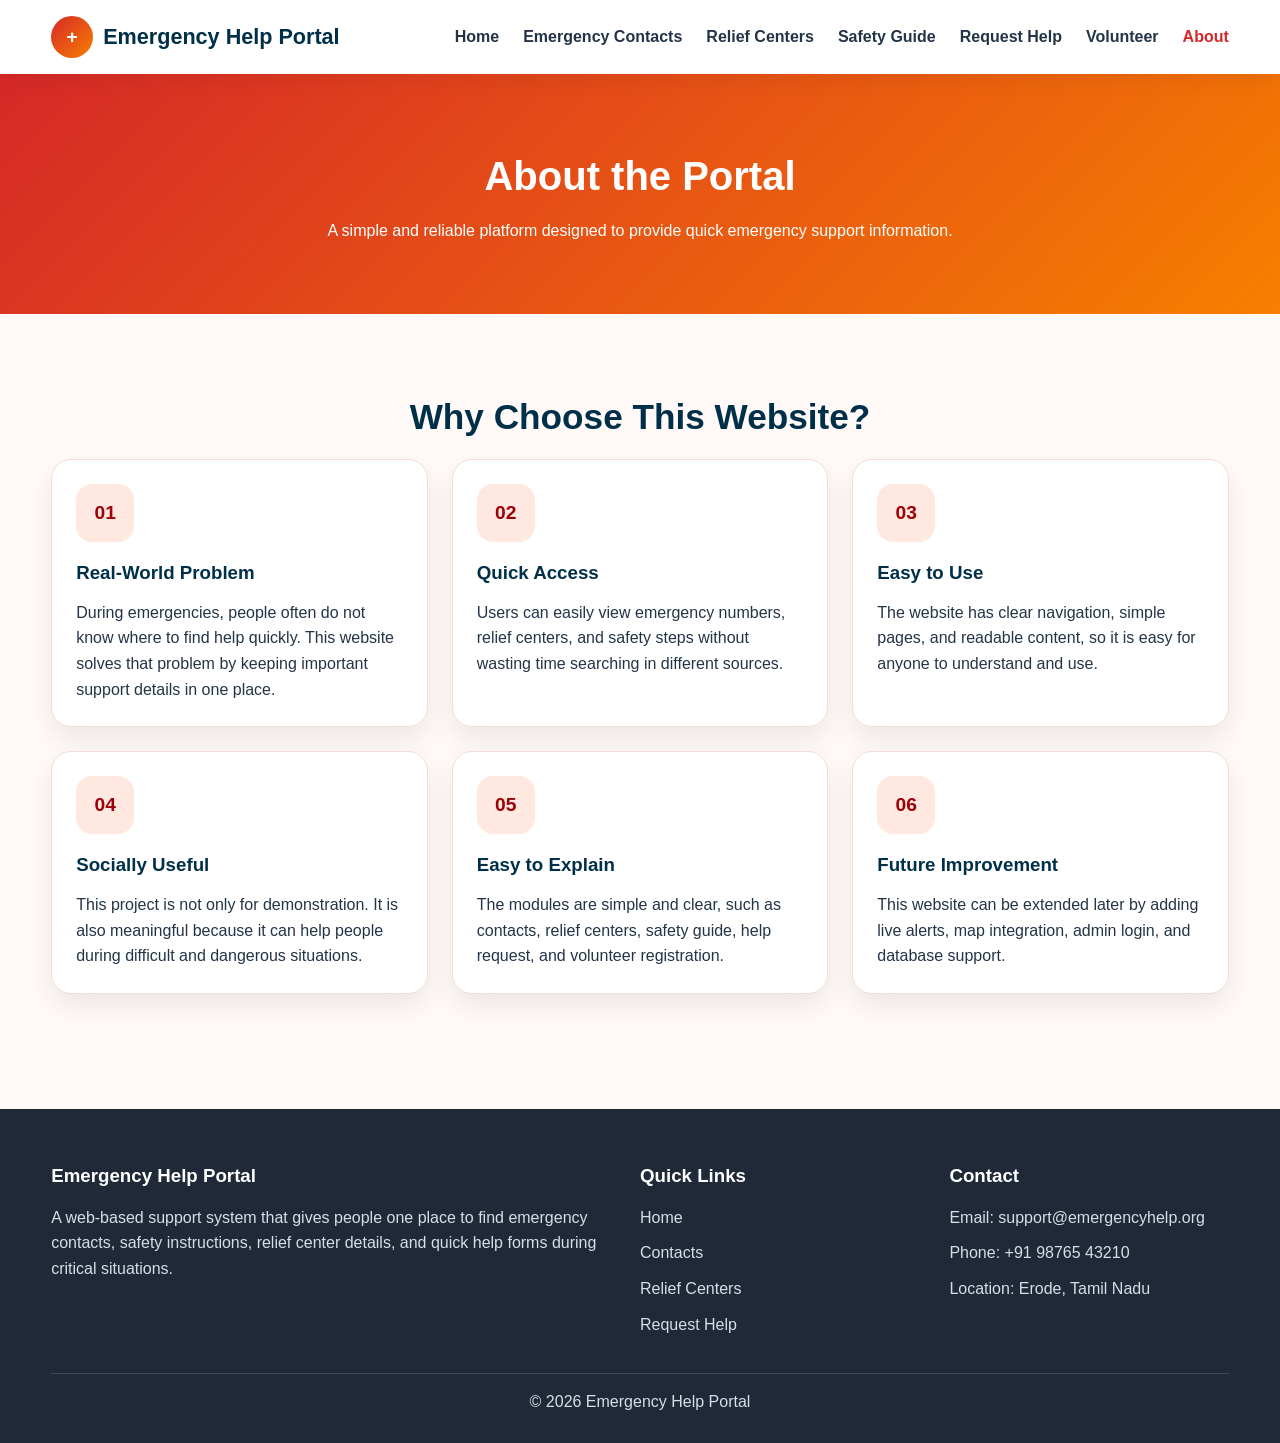
<file: about.html>
<!DOCTYPE html>
<html lang="en">
<head>
  <meta charset="UTF-8">
  <meta name="viewport" content="width=device-width, initial-scale=1.0">
  <title>About - Emergency Help Portal</title>
  <link rel="stylesheet" href="style.css">
</head>
<body>

  <nav class="navbar">
    <div class="container nav-wrap">
      <a href="index.html" class="brand">
        <span class="logo-badge">+</span>
        <span>Emergency Help Portal</span>
      </a>
      <div class="menu-toggle" onclick="toggleMenu()">☰</div>
      <div class="nav-links" id="navLinks">
        <a href="index.html">Home</a>
        <a href="contacts.html">Emergency Contacts</a>
        <a href="centers.html">Relief Centers</a>
        <a href="safety.html">Safety Guide</a>
        <a href="help.html">Request Help</a>
        <a href="volunteer.html">Volunteer</a>
        <a href="about.html" class="active">About</a>
      </div>
    </div>
  </nav>

  <section class="banner">
    <div class="container">
      <h1>About the Portal</h1>
      <p>A simple and reliable platform designed to provide quick emergency support information.</p>
    </div>
  </section>

  <section class="section" style="padding-top:20;">
    <div class="container">
      <h2 class="section-title">Why Choose This Website?</h2>
      <div class="grid-3">
        <div class="card">
          <div class="icon">01</div>
          <h3>Real-World Problem</h3>
          <p>
            During emergencies, people often do not know where to find help quickly. This website
            solves that problem by keeping important support details in one place.
          </p>
        </div>

        <div class="card">
          <div class="icon">02</div>
          <h3>Quick Access</h3>
          <p>
            Users can easily view emergency numbers, relief centers, and safety steps without
            wasting time searching in different sources.
          </p>
        </div>

        <div class="card">
          <div class="icon">03</div>
          <h3>Easy to Use</h3>
          <p>
            The website has clear navigation, simple pages, and readable content, so it is easy
            for anyone to understand and use.
          </p>
        </div>

        <div class="card">
          <div class="icon">04</div>
          <h3>Socially Useful</h3>
          <p>
            This project is not only for demonstration. It is also meaningful because it can help
            people during difficult and dangerous situations.
          </p>
        </div>

        <div class="card">
          <div class="icon">05</div>
          <h3>Easy to Explain</h3>
          <p>
            The modules are simple and clear, such as contacts, relief centers, safety guide,
            help request, and volunteer registration.
          </p>
        </div>

        <div class="card">
          <div class="icon">06</div>
          <h3>Future Improvement</h3>
          <p>
            This website can be extended later by adding live alerts, map integration, admin login,
            and database support.
          </p>
        </div>
      </div>
    </div>
  </section>

  <footer class="footer">
    <div class="container">
      <div class="footer-grid">
        <div>
          <h3>Emergency Help Portal</h3>
          <p>A web-based support system that gives people one place to find emergency contacts, safety instructions, relief center details, and quick help forms during critical situations.</p>
        </div>

        <div>
          <h3>Quick Links</h3>
          <ul>
            <li><a href="index.html">Home</a></li>
            <li><a href="contacts.html">Contacts</a></li>
            <li><a href="centers.html">Relief Centers</a></li>
            <li><a href="help.html">Request Help</a></li>
          </ul>
        </div>

        <div>
          <h3>Contact</h3>
          <p>Email: support@emergencyhelp.org</p>
          <p>Phone: +91 98765 43210</p>
          <p>Location: Erode, Tamil Nadu</p>
        </div>
      </div>

      <div class="footer-bottom">
        <p>© 2026 Emergency Help Portal</p>
      </div>
    </div>
  </footer>

  <script src="script.js"></script>
</body>
</html>
</file>
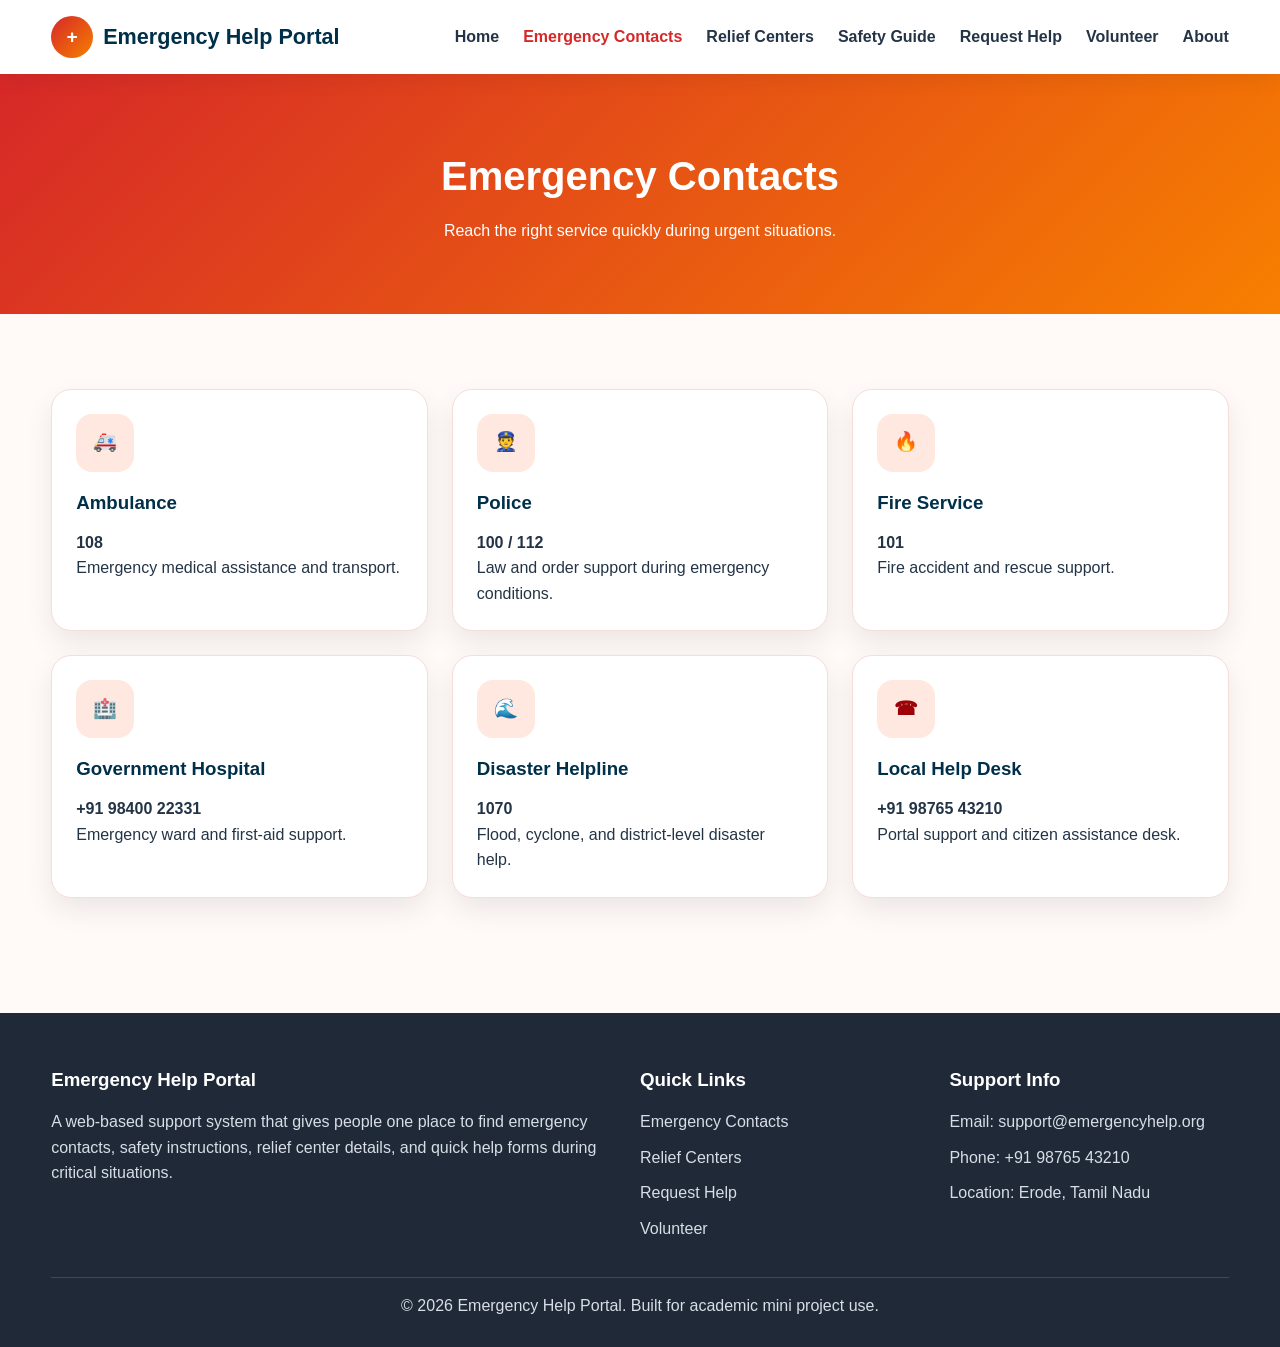
<file: contacts.html>
<!DOCTYPE html>
<html lang="en">
<head>
  <meta charset="UTF-8">
  <meta name="viewport" content="width=device-width, initial-scale=1.0">
  <title>Emergency Help Portal | Emergency Contacts</title>
  <link rel="stylesheet" href="style.css">
</head>
<body>

<nav class="navbar">
  <div class="container nav-wrap">
    <a href="index.html" class="brand">
      <span class="logo-badge">+</span>
      <span>Emergency Help Portal</span>
    </a>
    <div class="menu-toggle" onclick="toggleMenu()">☰</div>
    <div class="nav-links" id="navLinks">
      <a href="index.html">Home</a>
      <a href="contacts.html" class="active">Emergency Contacts</a>
      <a href="centers.html">Relief Centers</a>
      <a href="safety.html">Safety Guide</a>
      <a href="help.html">Request Help</a>
      <a href="volunteer.html">Volunteer</a>
      <a href="about.html">About</a>
    </div>
  </div>
</nav>

  <section class="banner">
    <div class="container">
      <h1>Emergency Contacts</h1>
      <p>Reach the right service quickly during urgent situations.</p>
    </div>
  </section>

  <section class="section" style="padding-top:20;">
    <div class="container">
      <div class="grid-3">
        <div class="card"><div class="icon">🚑</div><h3>Ambulance</h3><p><strong>108</strong><br>Emergency medical assistance and transport.</p></div>
        <div class="card"><div class="icon">👮</div><h3>Police</h3><p><strong>100 / 112</strong><br>Law and order support during emergency conditions.</p></div>
        <div class="card"><div class="icon">🔥</div><h3>Fire Service</h3><p><strong>101</strong><br>Fire accident and rescue support.</p></div>
        <div class="card"><div class="icon">🏥</div><h3>Government Hospital</h3><p><strong>+91 98400 22331</strong><br>Emergency ward and first-aid support.</p></div>
        <div class="card"><div class="icon">🌊</div><h3>Disaster Helpline</h3><p><strong>1070</strong><br>Flood, cyclone, and district-level disaster help.</p></div>
        <div class="card"><div class="icon">☎</div><h3>Local Help Desk</h3><p><strong>+91 98765 43210</strong><br>Portal support and citizen assistance desk.</p></div>
      </div>
    </div>
  </section>

<footer class="footer">
  <div class="container">
    <div class="footer-grid">
      <div>
        <h3>Emergency Help Portal</h3>
        <p>A web-based support system that gives people one place to find emergency contacts, safety instructions, relief center details, and quick help forms during critical situations.</p>
      </div>
      <div>
        <h3>Quick Links</h3>
        <ul>
          <li><a href="contacts.html">Emergency Contacts</a></li>
          <li><a href="centers.html">Relief Centers</a></li>
          <li><a href="help.html">Request Help</a></li>
          <li><a href="volunteer.html">Volunteer</a></li>
        </ul>
      </div>
      <div>
        <h3>Support Info</h3>
        <p>Email: support@emergencyhelp.org</p>
        <p>Phone: +91 98765 43210</p>
        <p>Location: Erode, Tamil Nadu</p>
      </div>
    </div>
    <div class="footer-bottom">
      <p>© 2026 Emergency Help Portal. Built for academic mini project use.</p>
    </div>
  </div>
</footer>

  <script src="script.js"></script>
</body>
</html>
</file>
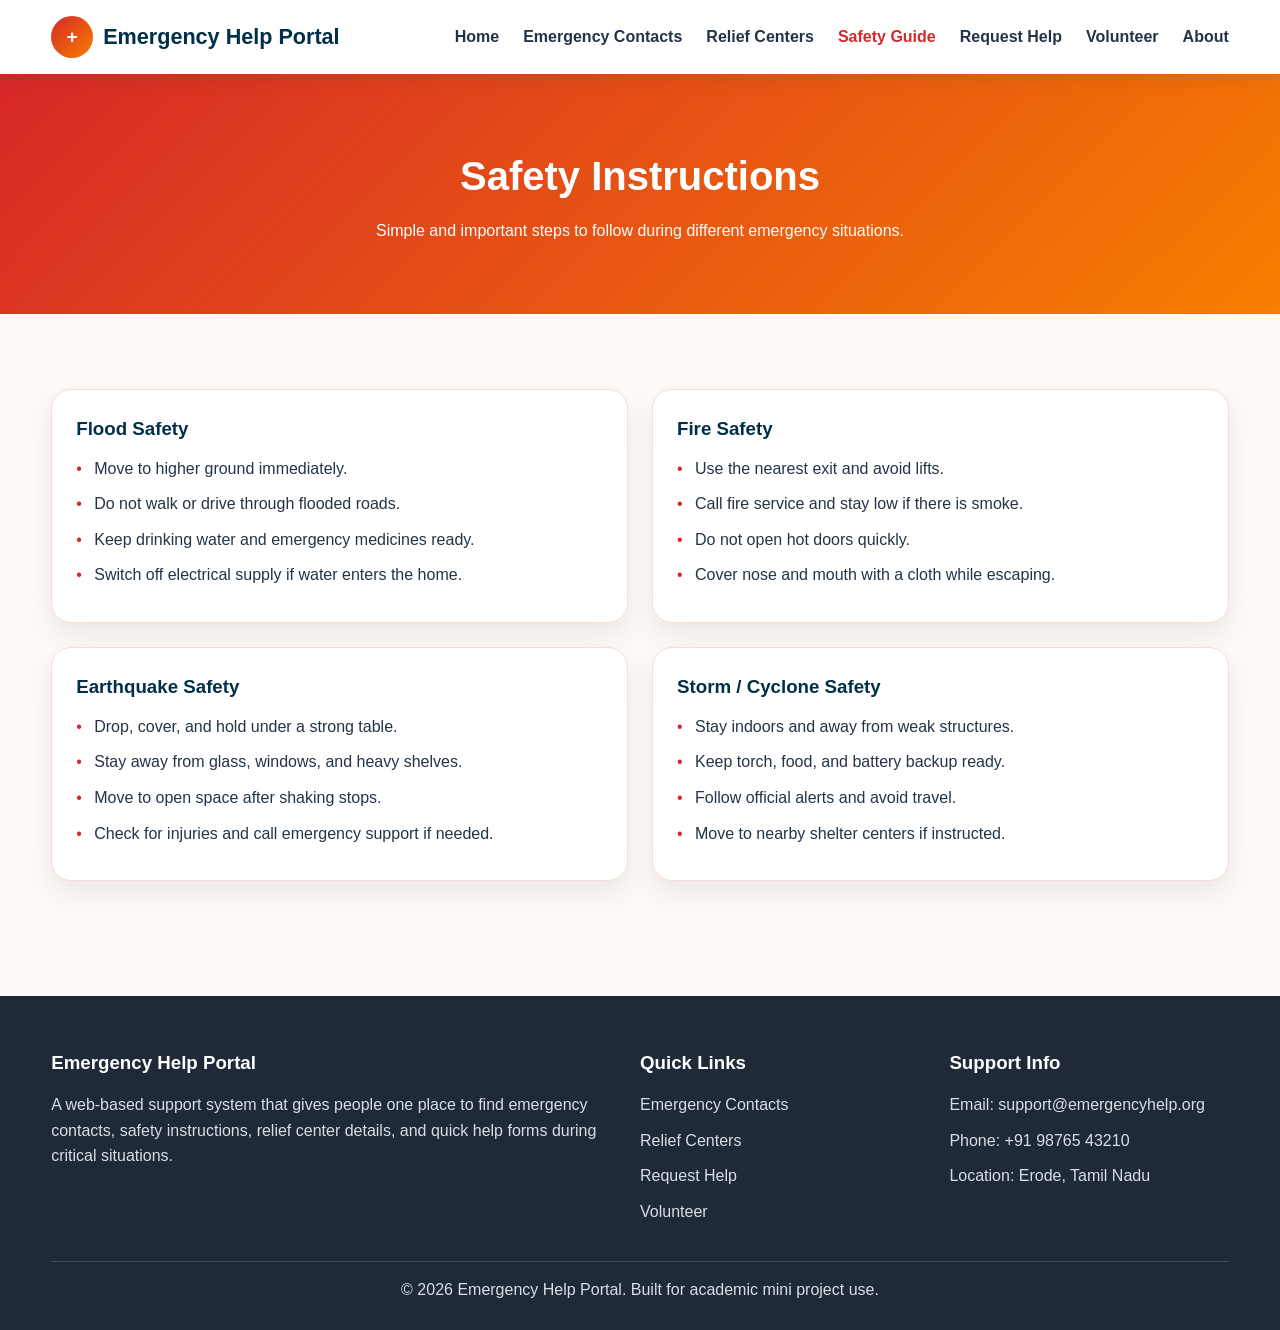
<file: safety.html>
<!DOCTYPE html>
<html lang="en">
<head>
  <meta charset="UTF-8">
  <meta name="viewport" content="width=device-width, initial-scale=1.0">
  <title>Emergency Help Portal | Safety Guide</title>
  <link rel="stylesheet" href="style.css">
</head>
<body>

<nav class="navbar">
  <div class="container nav-wrap">
    <a href="index.html" class="brand">
      <span class="logo-badge">+</span>
      <span>Emergency Help Portal</span>
    </a>
    <div class="menu-toggle" onclick="toggleMenu()">☰</div>
    <div class="nav-links" id="navLinks">
      <a href="index.html">Home</a>
      <a href="contacts.html">Emergency Contacts</a>
      <a href="centers.html">Relief Centers</a>
      <a href="safety.html" class="active">Safety Guide</a>
      <a href="help.html">Request Help</a>
      <a href="volunteer.html">Volunteer</a>
      <a href="about.html">About</a>
    </div>
  </div>
</nav>

  <section class="banner">
    <div class="container">
      <h1>Safety Instructions</h1>
      <p>Simple and important steps to follow during different emergency situations.</p>
    </div>
  </section>

  <section class="section">
    <div class="container grid-2">
      <div class="card">
        <h3>Flood Safety</h3>
        <ul class="info-list">
          <li>Move to higher ground immediately.</li>
          <li>Do not walk or drive through flooded roads.</li>
          <li>Keep drinking water and emergency medicines ready.</li>
          <li>Switch off electrical supply if water enters the home.</li>
        </ul>
      </div>
      <div class="card">
        <h3>Fire Safety</h3>
        <ul class="info-list">
          <li>Use the nearest exit and avoid lifts.</li>
          <li>Call fire service and stay low if there is smoke.</li>
          <li>Do not open hot doors quickly.</li>
          <li>Cover nose and mouth with a cloth while escaping.</li>
        </ul>
      </div>
      <div class="card">
        <h3>Earthquake Safety</h3>
        <ul class="info-list">
          <li>Drop, cover, and hold under a strong table.</li>
          <li>Stay away from glass, windows, and heavy shelves.</li>
          <li>Move to open space after shaking stops.</li>
          <li>Check for injuries and call emergency support if needed.</li>
        </ul>
      </div>
      <div class="card">
        <h3>Storm / Cyclone Safety</h3>
        <ul class="info-list">
          <li>Stay indoors and away from weak structures.</li>
          <li>Keep torch, food, and battery backup ready.</li>
          <li>Follow official alerts and avoid travel.</li>
          <li>Move to nearby shelter centers if instructed.</li>
        </ul>
      </div>
    </div>
  </section>

<footer class="footer">
  <div class="container">
    <div class="footer-grid">
      <div>
        <h3>Emergency Help Portal</h3>
        <p>A web-based support system that gives people one place to find emergency contacts, safety instructions, relief center details, and quick help forms during critical situations.</p>
      </div>
      <div>
        <h3>Quick Links</h3>
        <ul>
          <li><a href="contacts.html">Emergency Contacts</a></li>
          <li><a href="centers.html">Relief Centers</a></li>
          <li><a href="help.html">Request Help</a></li>
          <li><a href="volunteer.html">Volunteer</a></li>
        </ul>
      </div>
      <div>
        <h3>Support Info</h3>
        <p>Email: support@emergencyhelp.org</p>
        <p>Phone: +91 98765 43210</p>
        <p>Location: Erode, Tamil Nadu</p>
      </div>
    </div>
    <div class="footer-bottom">
      <p>© 2026 Emergency Help Portal. Built for academic mini project use.</p>
    </div>
  </div>
</footer>

  <script src="script.js"></script>
</body>
</html>
</file>
<file: style.css>
*{
  margin:0;
  padding:0;
  box-sizing:border-box;
}
:root{
  --primary:#d62828;
  --primary-dark:#9d0208;
  --secondary:#003049;
  --accent:#f77f00;
  --light:#fff8f3;
  --white:#ffffff;
  --text:#243447;
  --muted:#667085;
  --border:#f1d7cf;
  --success:#2d6a4f;
  --danger:#c1121f;
  --shadow:0 12px 28px rgba(0,0,0,0.08);
}
html{scroll-behavior:smooth;}
body{
  font-family:Arial, Helvetica, sans-serif;
  background:#fffaf8;
  color:var(--text);
  line-height:1.6;
}
a{text-decoration:none;color:inherit;}
img{max-width:100%;display:block;}
ul{list-style:none;}
.container{
  width:min(92%,1200px);
  margin:auto;
}
.section{padding:75px 0;}
.section-title{
  font-size:2.2rem;
  text-align:center;
  color:var(--secondary);
  margin-bottom:14px;
}
.section-subtitle{
  max-width:760px;
  margin:0 auto 40px;
  text-align:center;
  color:var(--muted);
}
.btn{
  display:inline-block;
  padding:12px 24px;
  border-radius:12px;
  font-weight:700;
  border:none;
  cursor:pointer;
  transition:0.3s ease;
}
.btn-primary{
  background:var(--primary);
  color:var(--white);
}
.btn-primary:hover{background:var(--primary-dark);transform:translateY(-2px);}
.btn-light{
  background:var(--white);
  color:var(--secondary);
}
.btn-light:hover{transform:translateY(-2px);}
.btn-outline{
  background:transparent;
  color:var(--primary);
  border:2px solid var(--primary);
}
.btn-outline:hover{
  background:var(--primary);
  color:var(--white);
}
.navbar{
  position:sticky;
  top:0;
  z-index:1000;
  background:rgba(255,255,255,0.97);
  backdrop-filter:blur(8px);
  box-shadow:0 6px 20px rgba(0,0,0,0.06);
}
.nav-wrap{
  display:flex;
  justify-content:space-between;
  align-items:center;
  padding:16px 0;
}
.brand{
  display:flex;
  align-items:center;
  gap:10px;
  font-size:1.35rem;
  font-weight:800;
  color:var(--secondary);
}
.logo-badge{
  width:42px;
  height:42px;
  border-radius:50%;
  display:grid;
  place-items:center;
  background:linear-gradient(135deg,var(--primary),var(--accent));
  color:#fff;
  font-size:1.2rem;
}
.nav-links{
  display:flex;
  align-items:center;
  gap:24px;
}
.nav-links a{
  font-weight:700;
  color:var(--text);
}
.nav-links a:hover,
.nav-links a.active{
  color:var(--primary);
}
.menu-toggle{
  display:none;
  font-size:1.8rem;
  font-weight:bold;
  cursor:pointer;
  color:var(--secondary);
}
.hero{
  background:linear-gradient(135deg,#fff1ee 0%,#ffe7db 100%);
  padding:85px 0 70px;
}
.hero-grid{
  display:grid;
  grid-template-columns:1.1fr 0.9fr;
  gap:42px;
  align-items:center;
}
.kicker{
  display:inline-block;
  padding:8px 14px;
  border-radius:999px;
  background:#ffe0d6;
  color:var(--primary-dark);
  font-weight:700;
  margin-bottom:18px;
}
.hero h1{
  font-size:3rem;
  line-height:1.15;
  color:var(--secondary);
  margin-bottom:18px;
}
.hero p{
  color:#475467;
  margin-bottom:28px;
  font-size:1.02rem;
}
.hero-actions{
  display:flex;
  gap:14px;
  flex-wrap:wrap;
  margin-bottom:24px;
}
.alert-strip{
  display:grid;
  grid-template-columns:repeat(3,1fr);
  gap:14px;
}
.alert-box{
  background:#fff;
  border-radius:16px;
  padding:15px;
  box-shadow:var(--shadow);
  border:1px solid #ffe1d9;
}
.alert-box h4{
  color:var(--primary-dark);
  margin-bottom:6px;
}
.hero-visual{
  background:var(--white);
  border-radius:28px;
  padding:18px;
  box-shadow:var(--shadow);
  border:1px solid #f8dcd4;
}
.grid-3{
  display:grid;
  grid-template-columns:repeat(3,1fr);
  gap:24px;
}
.grid-2{
  display:grid;
  grid-template-columns:repeat(2,1fr);
  gap:24px;
}
.card{
  background:var(--white);
  border-radius:20px;
  padding:24px;
  box-shadow:var(--shadow);
  border:1px solid #f4ded7;
}
.card h3{
  color:var(--secondary);
  margin-bottom:12px;
}
.icon{
  width:58px;
  height:58px;
  border-radius:16px;
  display:grid;
  place-items:center;
  background:#ffe8df;
  color:var(--primary-dark);
  font-weight:800;
  font-size:1.2rem;
  margin-bottom:16px;
}
.stats{
  background:#fff4ef;
}
.stat-card{
  text-align:center;
}
.stat-number{
  display:block;
  font-size:2rem;
  font-weight:800;
  color:var(--primary);
  margin-bottom:8px;
}
.banner{
  background:linear-gradient(135deg,#d62828 0%,#f77f00 100%);
  color:#fff;
  padding:70px 0;
  text-align:center;
}
.banner h1{
  font-size:2.5rem;
  margin-bottom:10px;
}
.info-list li{
  padding-left:18px;
  position:relative;
  margin-bottom:10px;
}
.info-list li::before{
  content:"•";
  position:absolute;
  left:0;
  color:var(--primary);
}
.table-wrap{
  overflow-x:auto;
}
table{
  width:100%;
  border-collapse:collapse;
}
th,td{
  padding:14px 12px;
  border-bottom:1px solid #eee4de;
  text-align:left;
}
th{
  background:#fff3ee;
  color:var(--secondary);
}
.badge{
  display:inline-block;
  padding:6px 12px;
  border-radius:999px;
  font-size:0.85rem;
  font-weight:700;
}
.badge-safe{background:#d8f3dc;color:#1b4332;}
.badge-help{background:#ffe8cc;color:#bc6c25;}
.badge-alert{background:#ffe0e0;color:#b00020;}
.form-box{
  background:#fff;
  border-radius:24px;
  box-shadow:var(--shadow);
  border:1px solid #f4ded7;
  overflow:hidden;
}
.form-layout{
  display:grid;
  grid-template-columns:0.95fr 1.05fr;
}
.form-side{
  background:linear-gradient(135deg,#003049,#1d3557);
  color:#fff;
  padding:38px;
}
.form-side h2{font-size:2rem;margin-bottom:14px;}
.form-side p{color:#d6e2ef;margin-bottom:18px;}
.form-main{
  padding:38px;
}
.input-group{
  margin-bottom:18px;
}
.input-group label{
  display:block;
  margin-bottom:8px;
  font-weight:700;
}
.input-group input,
.input-group textarea,
.input-group select{
  width:100%;
  padding:12px 14px;
  border:1px solid #d9d9d9;
  border-radius:12px;
  font-size:1rem;
  outline:none;
}
.input-group input:focus,
.input-group textarea:focus,
.input-group select:focus{
  border-color:#f77f00;
  box-shadow:0 0 0 3px rgba(247,127,0,0.16);
}
.quick-grid{
  display:grid;
  grid-template-columns:repeat(4,1fr);
  gap:18px;
}
.quick-card{
  background:#fff;
  padding:20px;
  border-radius:18px;
  box-shadow:var(--shadow);
  text-align:center;
  border:1px solid #f4ded7;
}
.quick-card h4{
  color:var(--secondary);
  margin:10px 0 6px;
}
.notice{
  background:#fff6e9;
  border-left:5px solid var(--accent);
  padding:16px 18px;
  border-radius:12px;
}
.footer{
  background:#1f2937;
  color:#fff;
  padding:52px 0 18px;
  margin-top:40px;
}
.footer-grid{
  display:grid;
  grid-template-columns:2fr 1fr 1fr;
  gap:30px;
  margin-bottom:26px;
}
.footer h3{margin-bottom:14px;}
.footer p,.footer li{
  color:#d7dee7;
  margin-bottom:10px;
}
.footer-bottom{
  border-top:1px solid rgba(255,255,255,0.15);
  padding-top:15px;
  text-align:center;
  color:#c7d1dc;
}
.page-image{
  border-radius:24px;
  overflow:hidden;
  box-shadow:var(--shadow);
  border:1px solid #f4ded7;
}
@media (max-width: 920px){
  .hero-grid,.grid-3,.grid-2,.form-layout,.footer-grid,.quick-grid{
    grid-template-columns:1fr;
  }
  .nav-links{
    display:none;
    position:absolute;
    top:74px;
    left:0;
    width:100%;
    flex-direction:column;
    background:#fff;
    padding:22px;
    box-shadow:0 12px 24px rgba(0,0,0,0.08);
  }
  .nav-links.show{display:flex;}
  .menu-toggle{display:block;}
  .hero h1{font-size:2.25rem;}
  .alert-strip{grid-template-columns:1fr;}
}
</file>
